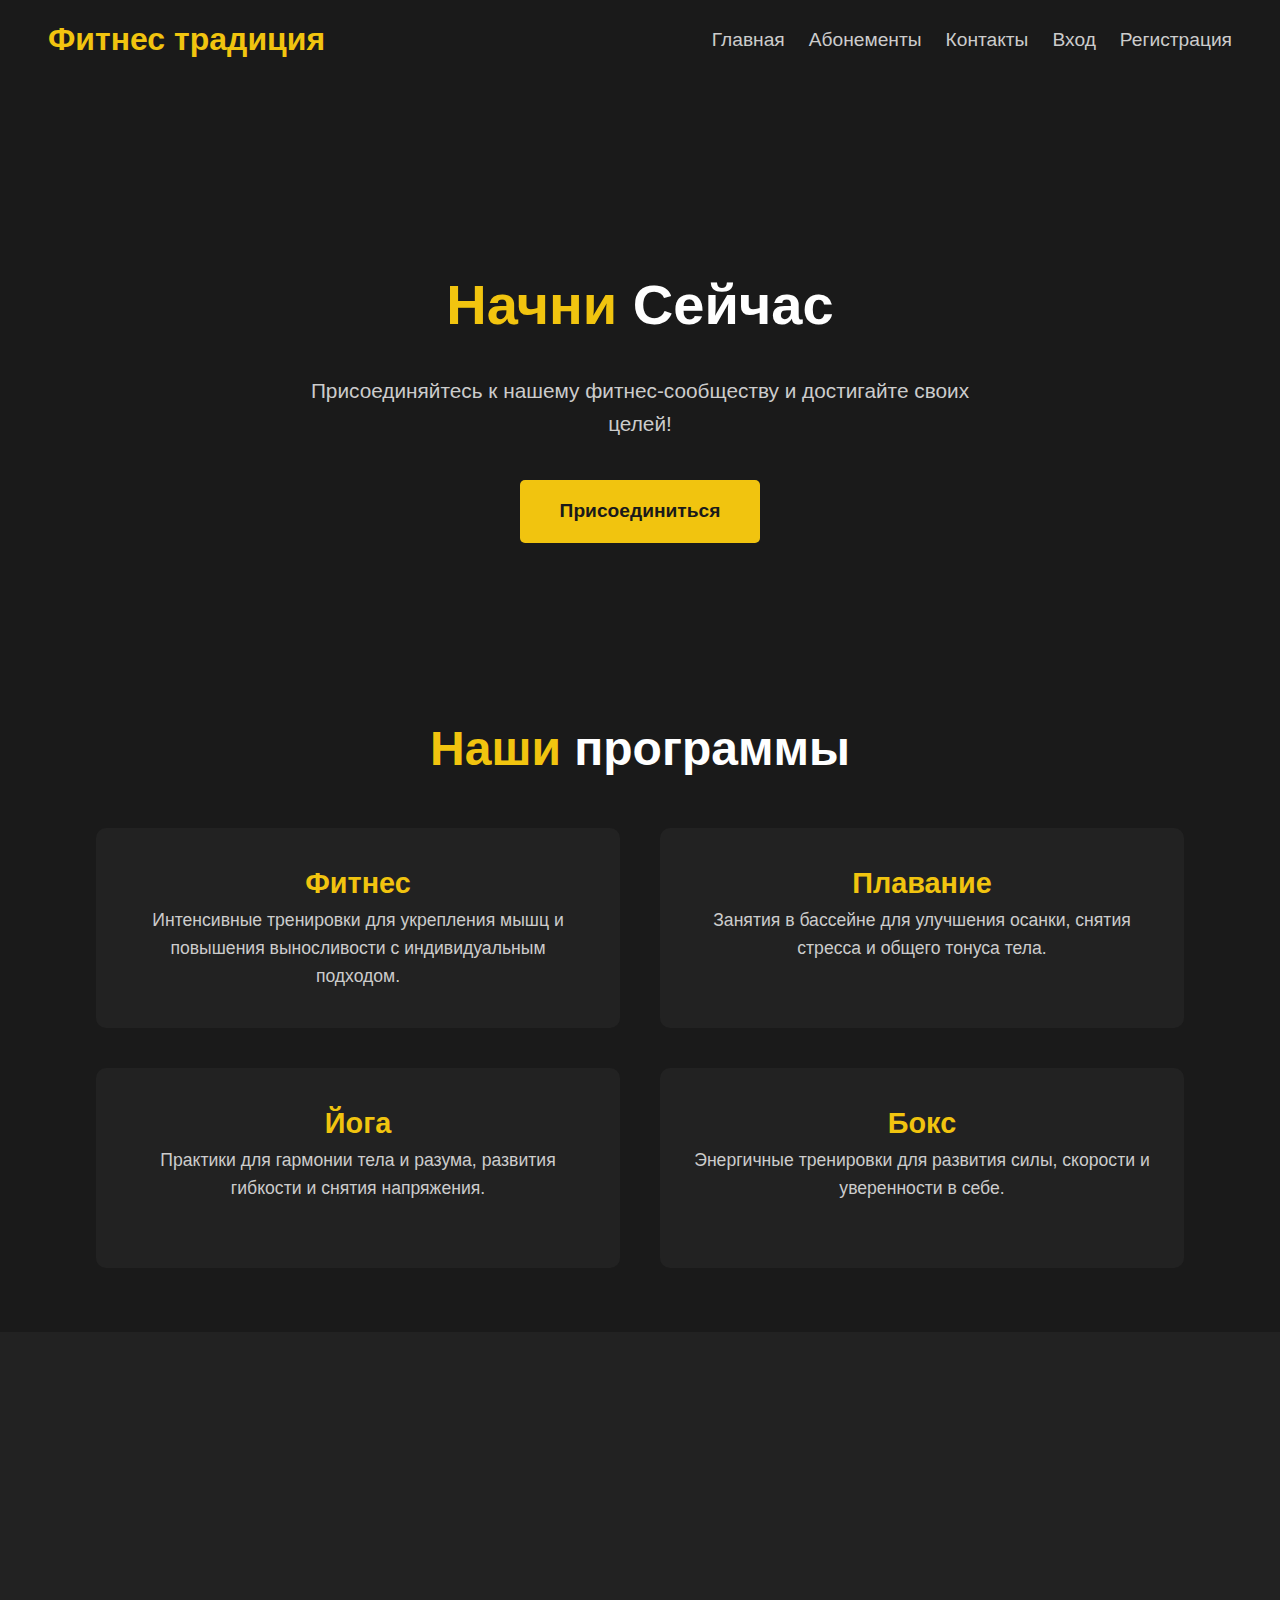
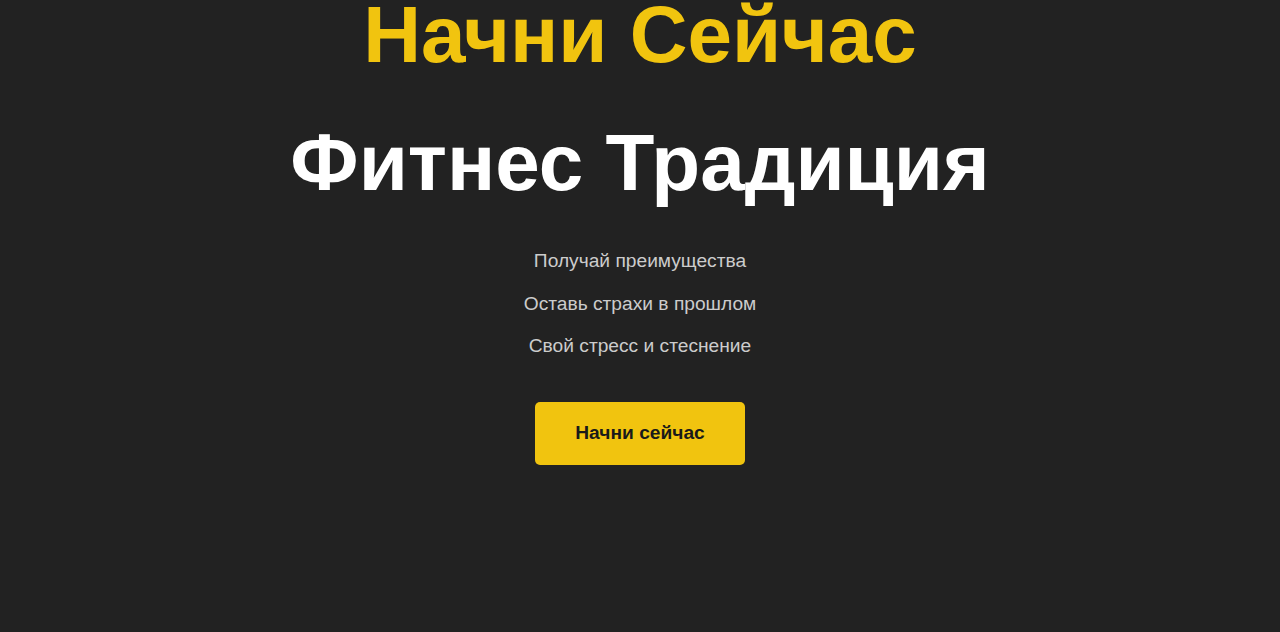
<file: index.html>
<!DOCTYPE html>
<html lang="ru">
<head>
    <meta charset="UTF-8">
    <meta name="viewport" content="width=device-width, initial-scale=1.0">
    <title>Фитнес Традиция</title>
    <link rel="stylesheet" href="assets/css/site.css">
    <link rel="stylesheet" href="assets/css/header.css">
    <link rel="stylesheet" href="assets/css/index.css">


</head>
<body>
<header class="header">
    <div class="logo">
        <h1>Фитнес традиция</h1>
    </div>
    <nav class="nav">
        <a href="index.html" class="nav-link">Главная</a>
        <a href="join.html" class="nav-link">Абонементы</a>
        <a href="contact.html" class="nav-link">Контакты</a>
        <a href="login.html" class="nav-link" id="loginLink">Вход</a>
        <a href="register.html" class="nav-link" id="registerLink">Регистрация</a>
        <a href="dashboard.html" class="nav-link" id="dashboardLink" style="display: none;">Личный кабинет</a>
        <a href="logout.html" class="nav-link" id="logoutLink" style="display: none;">Выход</a>
    </nav>
</header>

<main>
    <section class="index-home animated-section">
        <div class="index-content">
            <h3>Начни <span>Сейчас</span></h3>
            <p>Присоединяйтесь к нашему фитнес-сообществу и достигайте своих целей!</p>
            <a href="join.html" class="btn">Присоединиться</a>
        </div>
    </section>
    <section class="index-programs animated-section">
        <h3 class="index-heading">Наши <span>программы</span></h3>
        <div class="index-box-container">
            <div class="index-row">
                <div class="index-box">
                    <div class="index-content">
                        <h3>Фитнес</h3>
                        <p>Интенсивные тренировки для укрепления мышц и повышения выносливости с индивидуальным подходом.</p>
                    </div>
                </div>
                <div class="index-box">
                    <div class="index-content">
                        <h3>Плавание</h3>
                        <p>Занятия в бассейне для улучшения осанки, снятия стресса и общего тонуса тела.</p>
                    </div>
                </div>
            </div>
            <div class="index-row">
                <div class="index-box">
                    <div class="index-content">
                        <h3>Йога</h3>
                        <p>Практики для гармонии тела и разума, развития гибкости и снятия напряжения.</p>
                    </div>
                </div>
                <div class="index-box">
                    <div class="index-content">
                        <h3>Бокс</h3>
                        <p>Энергичные тренировки для развития силы, скорости и уверенности в себе.</p>
                    </div>
                </div>
            </div>
        </div>
    </section>
    <section class="index-join animated-section">
        <div class="index-content">
            <h3>Начни Сейчас <span>Фитнес Традиция</span></h3>
            <ul>
                <li>Получай преимущества</li>
                <li>Оставь страхи в прошлом</li>
                <li>Свой стресс и стеснение</li>
            </ul>
            <a href="join.html" class="btn">Начни сейчас</a>
        </div>
    </section>
</main>
<script src="assets/js/app.js"></script>
</body>
</html>
</file>
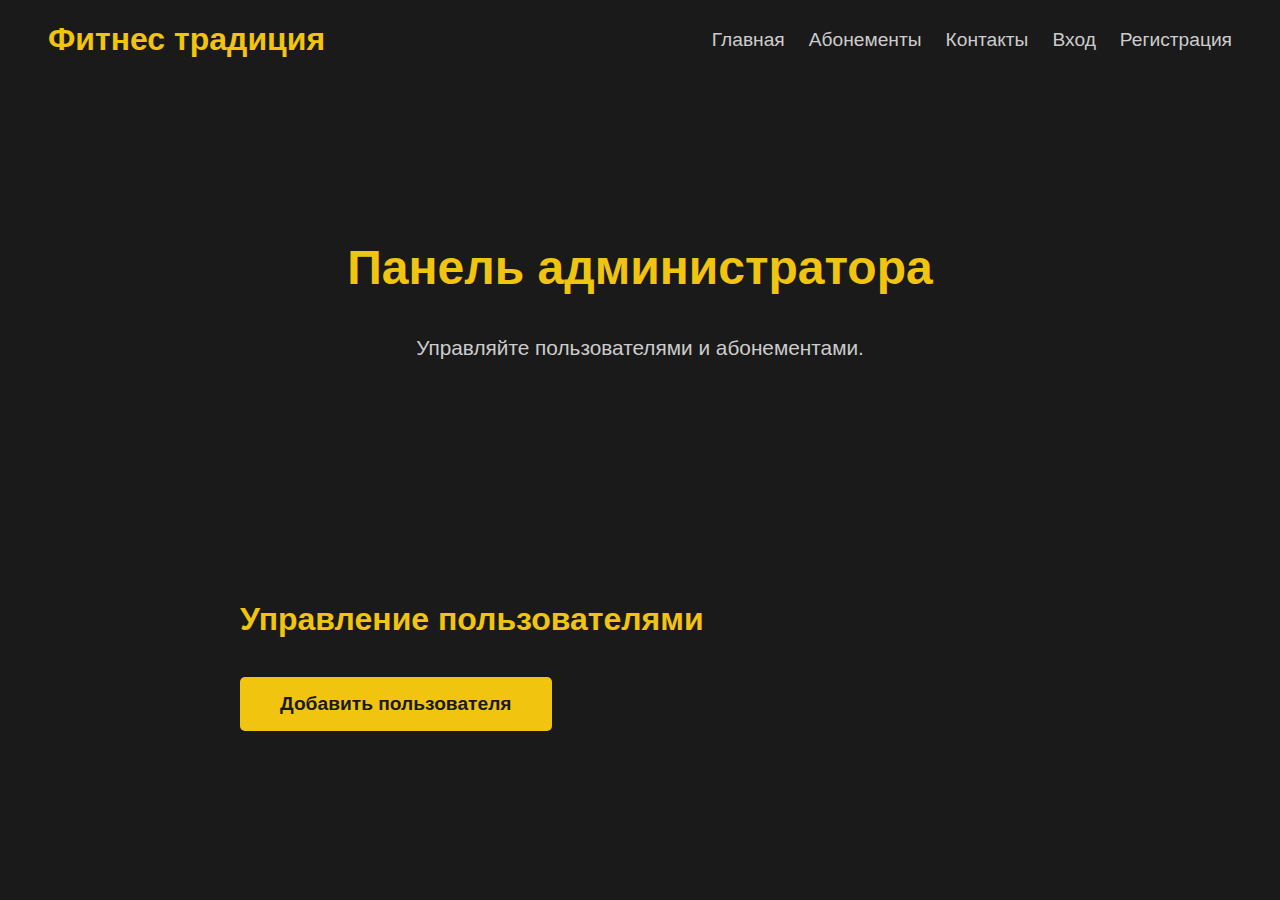
<file: admin.html>
<!DOCTYPE html>
<html lang="ru">
<head>
  <meta charset="UTF-8">
  <meta name="viewport" content="width=device-width, initial-scale=1.0">
  <title>Панель администратора</title>
  <link rel="stylesheet" href="assets/css/site.css">
  <link rel="stylesheet" href="assets/css/header.css">
  <link rel="stylesheet" href="assets/css/admin.css">
  <link rel="stylesheet" href="assets/css/modal.css">

</head>
<body>
<header class="header">
  <div class="logo">
    <h1>Фитнес традиция</h1>
  </div>
  <nav class="nav">
    <a href="index.html" class="nav-link">Главная</a>
    <a href="join.html" class="nav-link">Абонементы</a>
    <a href="contact.html" class="nav-link">Контакты</a>
    <a href="login.html" class="nav-link" id="loginLink">Вход</a>
    <a href="register.html" class="nav-link" id="registerLink">Регистрация</a>
    <a href="dashboard.html" class="nav-link" id="dashboardLink" style="display: none;">Личный кабинет</a>
    <a href="logout.html" class="nav-link" id="logoutLink" style="display: none;">Выход</a>
  </nav>
</header>
<main>
  <section class="admin-banner animated-section">
    <div class="admin-content">
      <h2>Панель администратора</h2>
      <p>Управляйте пользователями и абонементами.</p>
    </div>
  </section>
  <section class="admin-panel animated-section">
    <div class="admin-content">
      <h3>Управление пользователями</h3>
      <ul id="userList"></ul>
      <button id="addUser" class="btn">Добавить пользователя</button>
    </div>
  </section>
</main>
<script src="assets/js/app.js"></script>
<script src="assets/js/modal.js"></script>
<script src="assets/js/admin.js"></script>
</body>
</html>
</file>
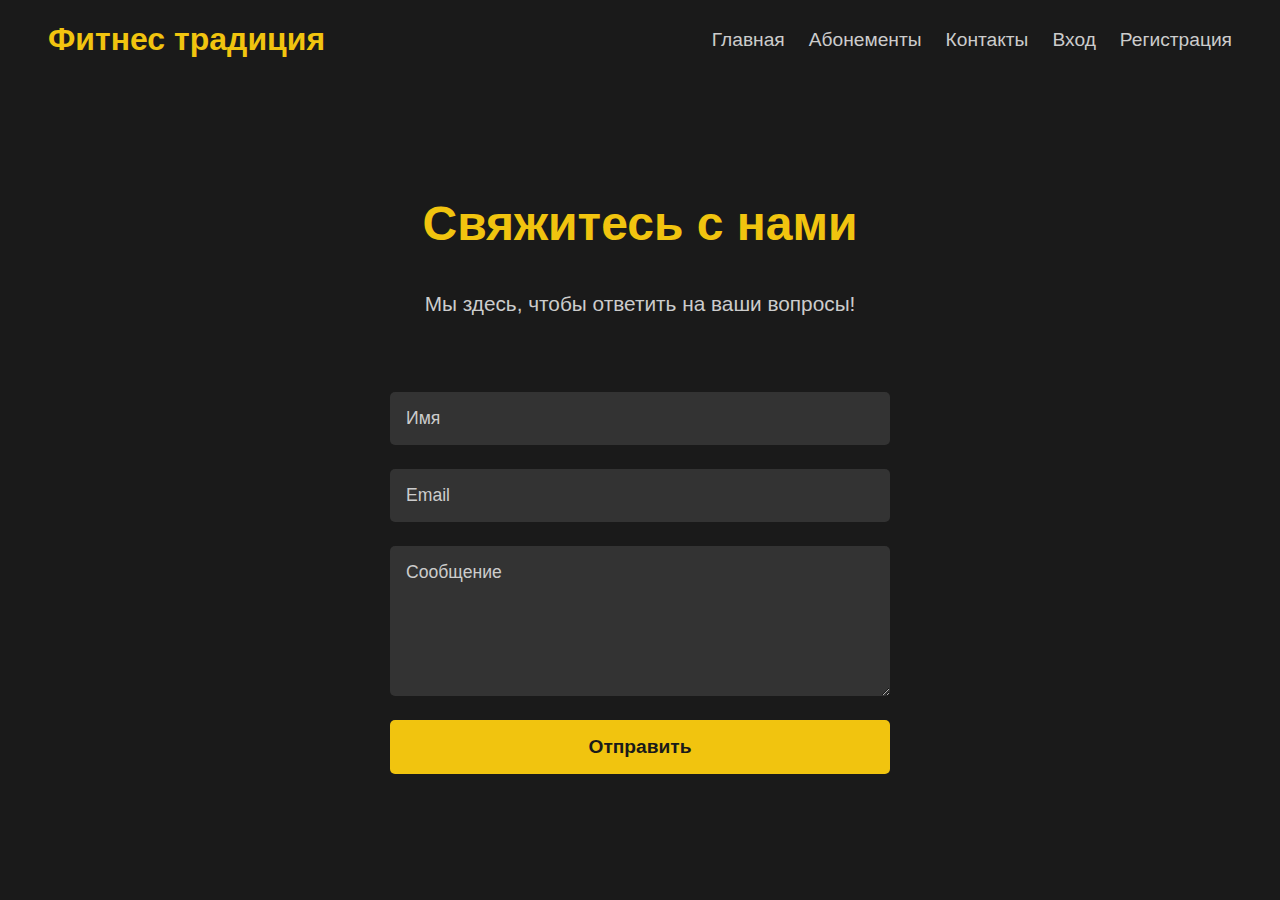
<file: contact.html>
<!DOCTYPE html>
<html lang="ru">
<head>
    <meta charset="UTF-8">
    <meta name="viewport" content="width=device-width, initial-scale=1.0">
    <title>Контакты</title>
    <link rel="stylesheet" href="assets/css/site.css">
    <link rel="stylesheet" href="assets/css/header.css">
    <link rel="stylesheet" href="assets/css/contact.css">
    <link rel="stylesheet" href="assets/css/modal.css">

</head>
<body>
<header class="header">
    <div class="logo">
        <h1>Фитнес традиция</h1>
    </div>
    <nav class="nav">
        <a href="index.html" class="nav-link">Главная</a>
        <a href="join.html" class="nav-link">Абонементы</a>
        <a href="contact.html" class="nav-link">Контакты</a>
        <a href="login.html" class="nav-link" id="loginLink">Вход</a>
        <a href="register.html" class="nav-link" id="registerLink">Регистрация</a>
        <a href="dashboard.html" class="nav-link" id="dashboardLink" style="display: none;">Личный кабинет</a>
        <a href="logout.html" class="nav-link" id="logoutLink" style="display: none;">Выход</a>
    </nav>
</header>
<main>
    <section class="contact-banner animated-section">
        <div class="contact-content">
            <h2>Свяжитесь с нами</h2>
            <p>Мы здесь, чтобы ответить на ваши вопросы!</p>
        </div>
    </section>
    <section class="contact-get-in-touch animated-section">
        <form class="contact-form" id="contactForm">
            <input type="text" id="name" name="name" placeholder="Имя" required>
            <input type="email" id="email" name="email" placeholder="Email" required>
            <textarea id="message" name="message" placeholder="Сообщение" required></textarea>
            <button type="submit" class="btn">Отправить</button>
        </form>
    </section>
</main>
<div id="modal" style="display: none;">
    <div class="modal-content">
        <span id="modalClose">×</span>
        <p id="modalMessage"></p>
    </div>
</div>
<script src="assets/js/app.js"></script>
<script src="assets/js/modal.js"></script>
<script src="assets/js/contact.js"></script>
<script>
    document.addEventListener('DOMContentLoaded', () => {
        const form = document.getElementById('contactForm');
        if (form) {
            form.addEventListener('submit', async (e) => {
                e.preventDefault();
                const name = document.getElementById('name').value;
                const email = document.getElementById('email').value;
                const message = document.getElementById('message').value;
                try {
                    const response = await fetch('http://77.246.99.204:3000/api/contact', {
                        method: 'POST',
                        headers: { 'Content-Type': 'application/json' },
                        body: JSON.stringify({ name, email, message }),
                    });
                    if (!response.ok) {
                        const errorData = await response.json();
                        throw new Error(errorData.error || 'Ошибка сервера');
                    }
                    const data = await response.json();
                    showModal('Сообщение отправлено!');
                    form.reset();
                } catch (err) {
                    showModal('Ошибка: ' + err.message);
                    console.error('Fetch error:', err);
                }
            });
        }
    });
</script>
</body>
</html>
</file>
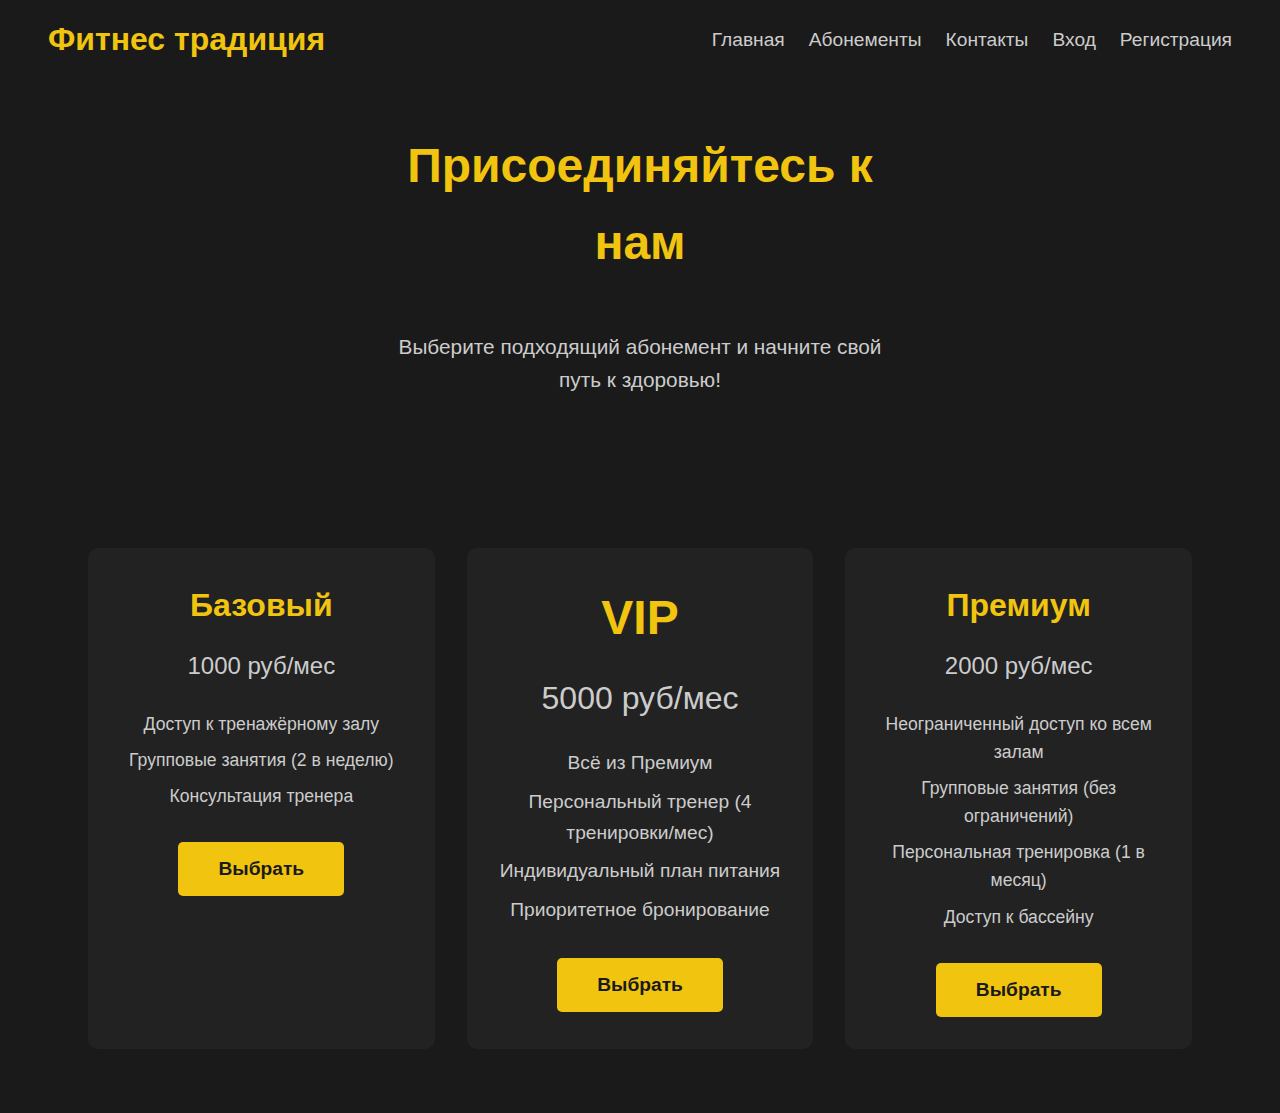
<file: join.html>
<!DOCTYPE html>
<html lang="ru">
<head>
    <meta charset="UTF-8">
    <meta name="viewport" content="width=device-width, initial-scale=1.0">
    <title>Фитнес традиция</title>
    <link rel="stylesheet" href="assets/css/site.css">
    <link rel="stylesheet" href="assets/css/header.css">
    <link rel="stylesheet" href="assets/css/join.css">
    <link rel="stylesheet" href="assets/css/modal.css">
</head>
<body>
<header class="header">
    <div class="logo">
        <h1>Фитнес традиция</h1>
    </div>
    <nav class="nav">
        <a href="index.html" class="nav-link">Главная</a>
        <a href="join.html" class="nav-link">Абонементы</a>
        <a href="contact.html" class="nav-link">Контакты</a>
        <a href="login.html" class="nav-link" id="loginLink">Вход</a>
        <a href="register.html" class="nav-link" id="registerLink">Регистрация</a>
        <a href="dashboard.html" class="nav-link" id="dashboardLink" style="display: none;">Личный кабинет</a>
        <a href="#" class="nav-link" id="logoutLink" style="display: none;">Выход</a>
    </nav>
</header>
<main>
    <section class="join-banner">
        <div class="join-content">
            <h2>Присоединяйтесь к нам</h2>
            <p>Выберите подходящий абонемент и начните свой путь к здоровью!</p>
        </div>
    </section>
    <section class="join-plans">
        <div class="plan-box">
            <h3>Базовый</h3>
            <div class="price">1000 руб/мес</div>
            <ul>
                <li>Доступ к тренажёрному залу</li>
                <li>Групповые занятия (2 в неделю)</li>
                <li>Консультация тренера</li>
            </ul>
            <button class="btn select-plan" data-plan="basic" style="display: none;">Выбрать</button>
            <button class="btn purchase-plan" data-plan="basic" style="display: none;">Оформить</button>
        </div>
        <div class="plan-box-vip">
            <h3>VIP</h3>
            <div class="price">5000 руб/мес</div>
            <ul>
                <li>Всё из Премиум</li>
                <li>Персональный тренер (4 тренировки/мес)</li>
                <li>Индивидуальный план питания</li>
                <li>Приоритетное бронирование</li>
            </ul>
            <button class="btn select-plan" data-plan="vip" style="display: none;">Выбрать</button>
            <button class="btn purchase-plan" data-plan="vip" style="display: none;">Оформить</button>
        </div>
        <div class="plan-box">
            <h3>Премиум</h3>
            <div class="price">2000 руб/мес</div>
            <ul>
                <li>Неограниченный доступ ко всем залам</li>
                <li>Групповые занятия (без ограничений)</li>
                <li>Персональная тренировка (1 в месяц)</li>
                <li>Доступ к бассейну</li>
            </ul>
            <button class="btn select-plan" data-plan="premium" style="display: none;">Выбрать</button>
            <button class="btn purchase-plan" data-plan="premium" style="display: none;">Оформить</button>
        </div>
    </section>
    <section class="join-form" style="display: none;">
        <div class="join-content">
            <h3>Оформить абонемент: <span id="selectedPlan">Базовый</span></h3>
            <form id="joinForm">
                <input type="text" id="name" placeholder="Ваше имя" required>
                <input type="email" id="email" placeholder="Ваш email" required>
                <input type="hidden" id="membershipType" name="membershipType">
                <button type="submit" class="btn">Оформить</button>
            </form>
        </div>
    </section>
</main>
<div id="modal" style="display: none;">
    <div class="modal-content">
        <span id="modalClose">×</span>
        <p id="modalMessage"></p>
    </div>
</div>
<div id="purchaseModal" style="display: none;">
    <div class="modal-content">
        <span id="purchaseModalClose">×</span>
        <p id="purchaseModalMessage"></p>
        <div id="purchaseModalButtons">
            <button class="btn" id="purchaseModalConfirm">Подтвердить</button>
            <button class="btn" id="purchaseModalCancel">Отмена</button>
        </div>
    </div>
</div>
<script src="assets/js/app.js"></script>
<script src="assets/js/modal.js"></script>
<script src="assets/js/join.js"></script>
</body>
</html>
</file>
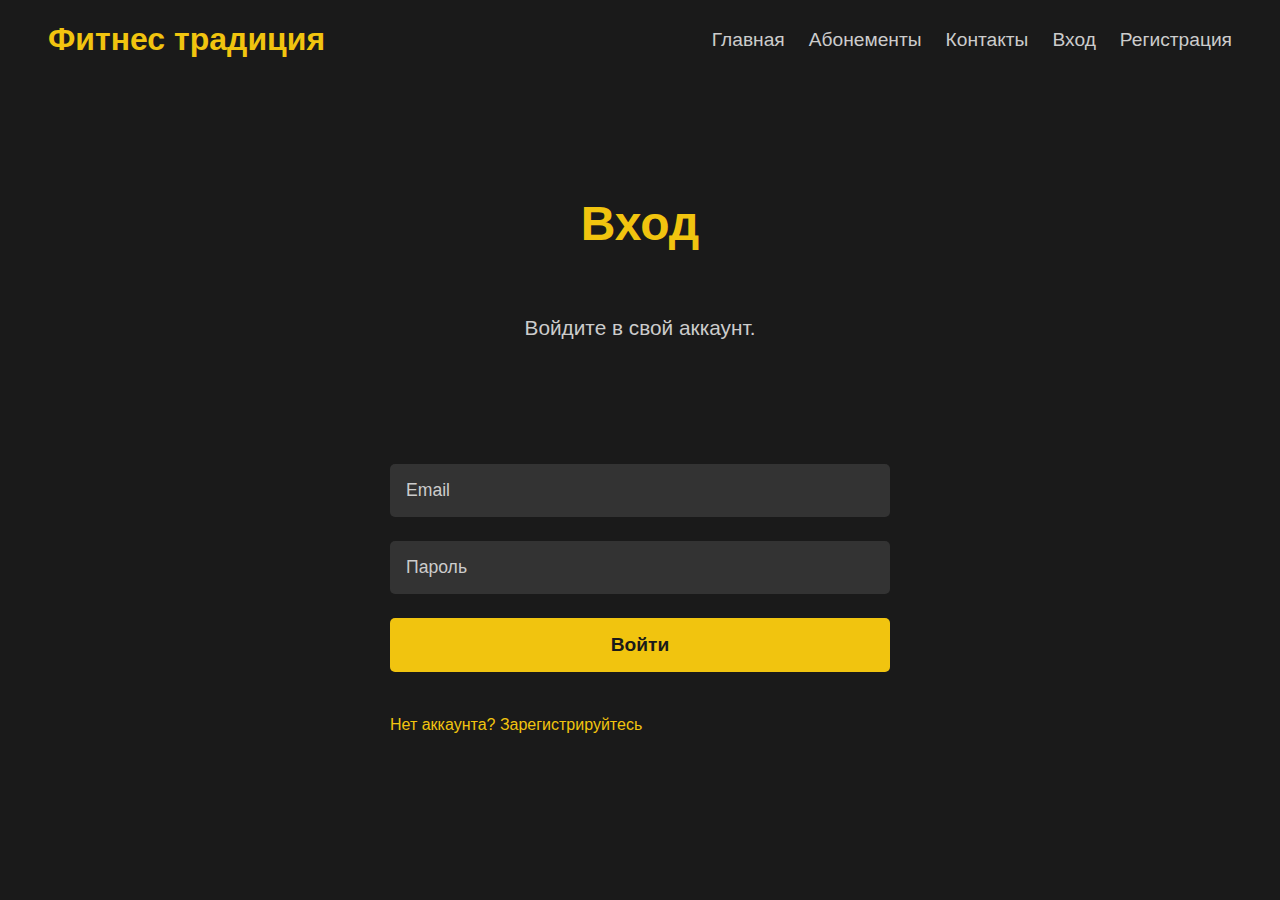
<file: login.html>
<!DOCTYPE html>
<html lang="ru">
<head>
  <meta charset="UTF-8">
  <meta name="viewport" content="width=device-width, initial-scale=1.0">
  <title>Вход</title>
  <link rel="stylesheet" href="assets/css/site.css">
  <link rel="stylesheet" href="assets/css/header.css">
  <link rel="stylesheet" href="assets/css/login.css">
  <link rel="stylesheet" href="assets/css/modal.css">

</head>
<body>
<header class="header">
  <div class="logo">
    <h1>Фитнес традиция</h1>
  </div>
  <nav class="nav">
    <a href="index.html" class="nav-link">Главная</a>
    <a href="join.html" class="nav-link">Абонементы</a>
    <a href="contact.html" class="nav-link">Контакты</a>
    <a href="login.html" class="nav-link" id="loginLink">Вход</a>
    <a href="register.html" class="nav-link" id="registerLink">Регистрация</a>
    <a href="dashboard.html" class="nav-link" id="dashboardLink" style="display: none;">Личный кабинет</a>
    <a href="logout.html" class="nav-link" id="logoutLink" style="display: none;">Выход</a>
  </nav>
</header>
<main>
  <section class="login-banner animated-section">
    <div class="login-content">
      <h2>Вход</h2>
      <p>Войдите в свой аккаунт.</p>
    </div>
  </section>
  <section class="login-form animated-section">
    <form class="login-content" id="loginForm">
      <input type="email" id="email" name="email" placeholder="Email" required>
      <input type="password" id="password" name="password" placeholder="Пароль" required>
      <button type="submit" class="btn">Войти</button>
      <p><a href="register.html">Нет аккаунта? Зарегистрируйтесь</a></p>
    </form>
  </section>
</main>
<div id="modal" style="display: none;">
  <div class="modal-content">
    <span id="modalClose">×</span>
    <p id="modalMessage"></p>
  </div>
</div>
<script src="assets/js/app.js"></script>
<script src="assets/js/modal.js"></script>
<script src="assets/js/login.js"></script>
<script>
  document.addEventListener('DOMContentLoaded', () => {
    const form = document.getElementById('loginForm');
    if (form) {
      form.addEventListener('submit', async (e) => {
        e.preventDefault();
        const email = document.getElementById('email').value;
        const password = document.getElementById('password').value;
        try {
          const response = await fetch('http://77.246.99.204:3000/api/login', {
            method: 'POST',
            headers: { 'Content-Type': 'application/json' },
            body: JSON.stringify({ email, password }),
          });
          const data = await response.json();
          if (data.error) throw new Error(data.error);
          localStorage.setItem('user_id', data.id);
          localStorage.setItem('user_name', data.name);
          localStorage.setItem('role', data.role);
          showModal('Вход успешен!');
          setTimeout(() => window.location.href = 'dashboard.html', 1000);
        } catch (err) {
          showModal('Ошибка: ' + err.message);
        }
      });
    }
  });
</script>
</body>
</html>
</file>
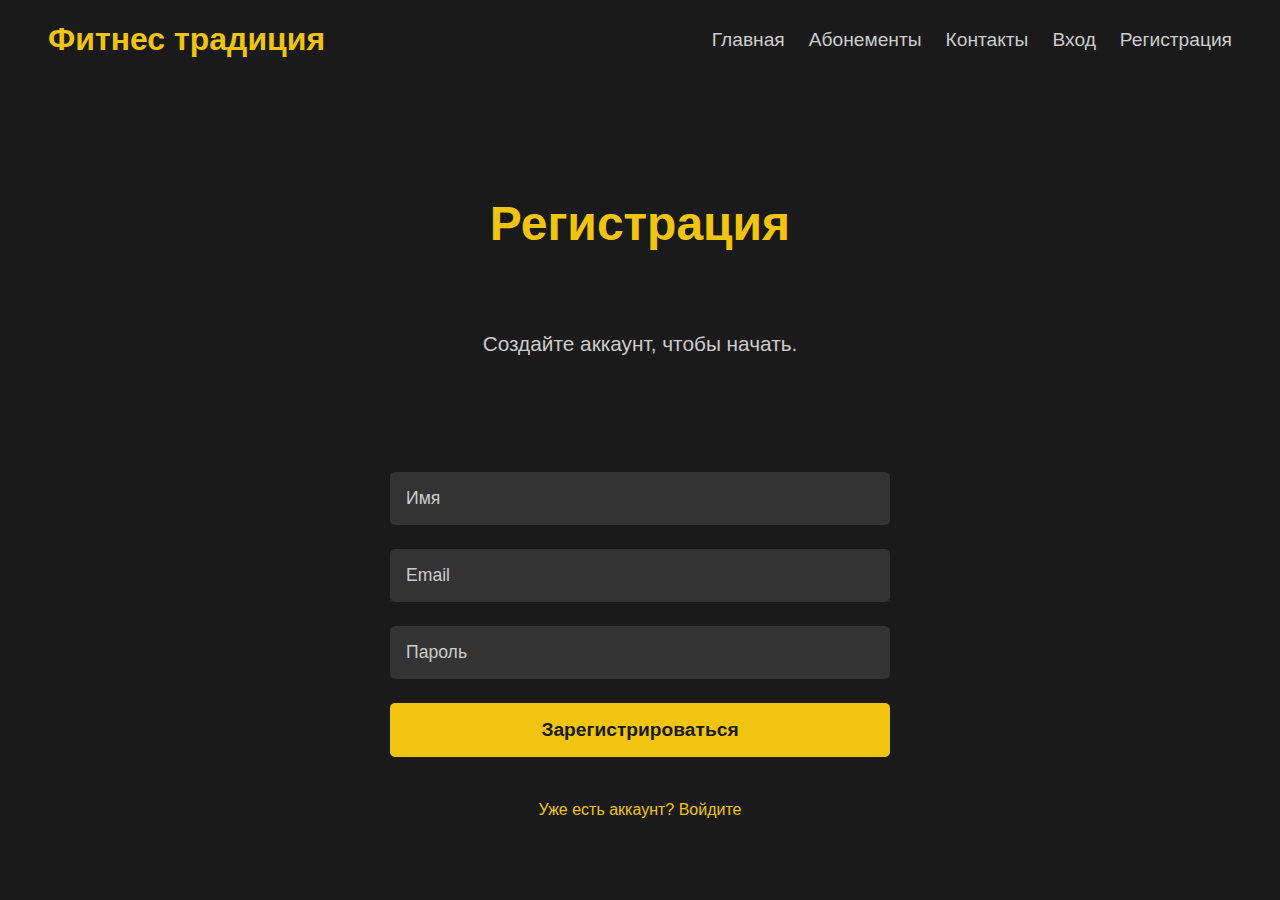
<file: register.html>
<!DOCTYPE html>
<html lang="ru">
<head>
  <meta charset="UTF-8">
  <meta name="viewport" content="width=device-width, initial-scale=1.0">
  <title>Регистрация</title>
  <link rel="stylesheet" href="assets/css/site.css">
  <link rel="stylesheet" href="assets/css/header.css">
  <link rel="stylesheet" href="assets/css/register.css">
  <link rel="stylesheet" href="assets/css/modal.css">

</head>
<body>
<header class="header">
  <div class="logo">
    <h1>Фитнес традиция</h1>
  </div>
  <nav class="nav">
    <a href="index.html" class="nav-link">Главная</a>
    <a href="join.html" class="nav-link">Абонементы</a>
    <a href="contact.html" class="nav-link">Контакты</a>
    <a href="login.html" class="nav-link" id="loginLink">Вход</a>
    <a href="register.html" class="nav-link" id="registerLink">Регистрация</a>
    <a href="dashboard.html" class="nav-link" id="dashboardLink" style="display: none;">Личный кабинет</a>
    <a href="logout.html" class="nav-link" id="logoutLink" style="display: none;">Выход</a>
  </nav>
</header>
<main>
  <section class="register-banner animated-section">
    <div class="register-content">
      <h2>Регистрация</h2>
      <p>Создайте аккаунт, чтобы начать.</p>
    </div>
  </section>
  <section class="register-form animated-section">
    <form class="register-content" id="registerForm">
      <input type="text" id="name" name="name" placeholder="Имя" required>
      <input type="email" id="email" name="email" placeholder="Email" required>
      <input type="password" id="password" name="password" placeholder="Пароль" required>
      <button type="submit" class="btn">Зарегистрироваться</button>
      <p><a href="login.html">Уже есть аккаунт? Войдите</a></p>
    </form>
  </section>
</main>
<div id="modal" style="display: none;">
  <div class="modal-content">
    <span id="modalClose">×</span>
    <p id="modalMessage"></p>
  </div>
</div>
<script src="assets/js/app.js"></script>
<script src="assets/js/modal.js"></script>
<script src="assets/js/register.js"></script>
<script>
  document.addEventListener('DOMContentLoaded', () => {
    const form = document.getElementById('registerForm');
    if (form) {
      form.addEventListener('submit', async (e) => {
        e.preventDefault();
        const name = document.getElementById('name').value;
        const email = document.getElementById('email').value;
        const password = document.getElementById('password').value;
        try {
          const response = await fetch('http://77.246.99.204:3000/api/register', {
            method: 'POST',
            headers: { 'Content-Type': 'application/json' },
            body: JSON.stringify({ name, email, password }),
          });
          const data = await response.json();
          if (data.error) throw new Error(data.error);
          localStorage.setItem('user_id', data.id);
          localStorage.setItem('user_name', data.name);
          localStorage.setItem('role', data.role);
          showModal('Регистрация успешна!');
          setTimeout(() => window.location.href = 'dashboard.html', 1000);
        } catch (err) {
          showModal('Ошибка: ' + err.message);
        }
      });
    }
  });
</script>
</body>
</body>
</html>
</file>
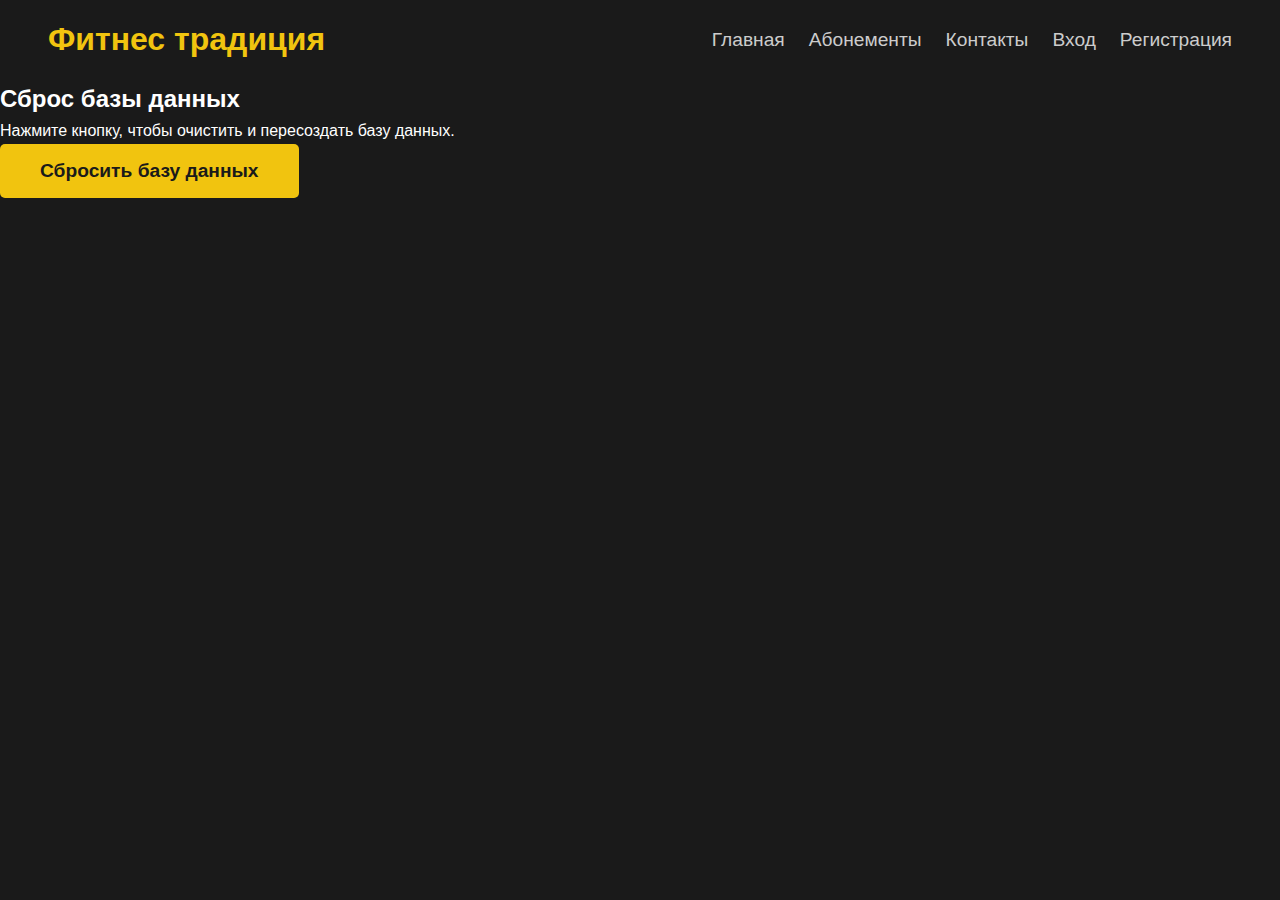
<file: reset-db.html>
<!DOCTYPE html>
<html lang="ru">
<head>
  <meta charset="UTF-8">
  <meta name="viewport" content="width=device-width, initial-scale=1.0">
  <title>Сброс базы данных</title>
  <link rel="stylesheet" href="assets/css/site.css">
  <link rel="stylesheet" href="assets/css/header.css">
  <link rel="stylesheet" href="assets/css/modal.css">

</head>
<body>
<header class="header">
  <div class="logo">
    <h1>Фитнес традиция</h1>
  </div>
  <nav class="nav">
    <a href="index.html" class="nav-link">Главная</a>
    <a href="join.html" class="nav-link">Абонементы</a>
    <a href="contact.html" class="nav-link">Контакты</a>
    <a href="login.html" class="nav-link" id="loginLink">Вход</a>
    <a href="register.html" class="nav-link" id="registerLink">Регистрация</a>
    <a href="dashboard.html" class="nav-link" id="dashboardLink" style="display: none;">Личный кабинет</a>
    <a href="logout.html" class="nav-link" id="logoutLink" style="display: none;">Выход</a>
  </nav>
</header>
<main>
  <section class="reset-banner animated-section">
    <div class="reset-content">
      <h2>Сброс базы данных</h2>
      <p>Нажмите кнопку, чтобы очистить и пересоздать базу данных.</p>
      <button id="resetDb" class="btn">Сбросить базу данных</button>
    </div>
  </section>
</main>
<script src="assets/js/app.js"></script>
<script src="assets/js/modal.js"></script>
<script>
  document.addEventListener('DOMContentLoaded', () => {
    const resetBtn = document.getElementById('resetDb');
    if (resetBtn) {
      resetBtn.addEventListener('click', async () => {
        try {
          localStorage.removeItem('sqlite3_db');
          localStorage.removeItem('user_id');
          localStorage.removeItem('user_name');
          localStorage.removeItem('role');
          await initDatabase(); // Пересоздаём базу
          saveDatabase(); // Сохраняем новую базу
          showModal('База данных успешно сброшена!');
          updateHeader();
        } catch (err) {
          showModal('Ошибка при сбросе базы данных.');
        }
      });
    }
  });
</script>
</body>
</html>
</file>
<file: assets/css/header.css>
.header {
    background: #1a1a1a;
    display: flex;
    justify-content: space-between;
    align-items: center;
    padding: 1rem 3rem;
    position: sticky;
    top: 0;
    z-index: 50;
    height: 80px;
}

.logo h1 {
    font-size: 2rem;
    color: #f1c40f;
    margin: 0;
}

.nav {
    display: flex;
    gap: 1.5rem;
}

.nav-link {
    color: #ccc;
    font-size: 1.2rem;
    text-decoration: none;
    transition: color 0.3s;
}

.nav-link:hover,
.nav-link.active {
    color: #f1c40f;
}

@media (max-width: 768px) {
    .header {
        flex-direction: column;
        gap: 1rem;
        padding: 1rem;
        height: auto;
    }
    .nav {
        flex-direction: column;
        align-items: center;
        gap: 0.5rem;
    }
}
</file>
<file: assets/css/index.css>
.index-home {

    padding: 180px 6rem 3rem;
    color: #fff;
    text-align: center;
    min-height: 50vh;
    display: flex;
    justify-content: center;
    align-items: center;

}

.index-home .index-content h3 {
    font-size: 3.5rem;
    margin-bottom: 1.5rem;
    color: #f1c40f;
    font-weight: 700;
}

.index-home .index-content h3 span {
    color: #fff;
}

.index-home .index-content p {
    font-size: 1.3rem;
    max-width: 700px;
    margin: 0 auto 2.5rem;
    color: #ccc;
}

.index-programs {
    padding: 4rem 3rem;
    background: #1a1a1a;
    padding-top: 120px;
}

.index-programs .index-heading {
    font-size: 3rem;
    text-align: center;
    margin-bottom: 2.5rem;
    color: #f1c40f;
}

.index-programs .index-heading span {
    color: #fff;
}

.index-box-container {
    display: flex;
    flex-direction: column;
    gap: 2.5rem;
    padding: 0 3rem;
}

.index-row {
    display: grid;
    grid-template-columns: repeat(2, minmax(250px, 1fr));
    gap: 2.5rem;
    justify-content: center;
    align-items: stretch;
}

.index-box {
    background: #222;
    border-radius: 10px;
    padding: 2rem;
    text-align: center;
    transition: transform 0.3s;
    display: flex;
    flex-direction: column;
    justify-content: space-between;
    min-height: 200px;
}

.index-box:hover {
    transform: translateY(-15px);
}

.index-box .index-content h3 {
    font-size: 1.8rem;
    color: #f1c40f;
}

.index-box .index-content p {
    font-size: 1.1rem;
    color: #ccc;
    flex-grow: 1;
}

.index-join {
    background: #222;
    padding: 3rem 4rem;
    min-height: 100vh;
    display: flex;
    justify-content: center;
    align-items: center;
    width: 100%;
    padding-top: 120px;
}

.index-join .index-content {
    max-width: 800px;
    text-align: center;
}

.index-join .index-content h3 {
    font-size: 5rem;
    color: #f1c40f;
    margin-bottom: 1.2rem;
}

.index-join .index-content h3 span {
    color: #fff;
}

.index-join .index-content ul {
    list-style: none;
    padding: 0;
    margin: 0 auto 2.5rem;
    text-align: center;
}

.index-join .index-content ul li {
    font-size: 1.2rem;
    color: #ccc;
    margin: 0.75rem 0;
}

@media (max-width: 768px) {
    .index-home {
        padding: 4rem 1.5rem;
        padding-top: 100px;
    }

    .index-home .index-content h3 {
        font-size: 2.5rem;
    }

    .index-home .index-content p {
        font-size: 1.1rem;
    }

    .index-programs {
        padding: 2rem 1.5rem;
        padding-top: 100px;
    }

    .index-programs .index-heading {
        font-size: 2.5rem;
    }

    .index-row {
        grid-template-columns: 1fr;
        gap: 1.5rem;
    }

    .index-box-container {
        padding: 0 1.5rem;
    }

    .index-join {
        padding: 2rem;
        min-height: 80vh;
        padding-top: 100px;
    }

    .index-join .index-content h3 {
        font-size: 3.5rem;
    }

    .index-join .index-content ul li {
        font-size: 1.1rem;
    }
}
</file>
<file: assets/css/admin.css>
.admin-banner {

    padding: 6rem 3rem;
    text-align: center;
    color: #fff;
    padding-top: 120px;
    min-height: 50vh;
    display: flex;
    justify-content: center;
    align-items: center;
}

.admin-banner .admin-content h2 {
    font-size: 3rem;
    color: #f1c40f;
    margin-bottom: 1.5rem;
}

.admin-banner .admin-content p {
    font-size: 1.3rem;
    max-width: 700px;
    margin: 0 auto 2.5rem;
    color: #ccc;
}

.admin-panel {
    padding: 4rem 3rem;
    background: #1a1a1a;
}

.admin-content {
    max-width: 800px;
    margin: 0 auto;
}

.admin-content h3 {
    font-size: 2rem;
    color: #f1c40f;
    margin-bottom: 1.5rem;
}

.admin-content ul {
    list-style: none;
    margin-bottom: 2rem;
}

.admin-content ul li {
    font-size: 1.2rem;
    color: #ccc;
    margin: 0.5rem 0;
}

@media (max-width: 768px) {
    .admin-banner {
        padding: 4rem 1.5rem;
        padding-top: 100px;
    }
    .admin-banner .admin-content h2 {
        font-size: 2.5rem;
    }
    .admin-panel {
        padding: 2rem 1.5rem;
    }
}
</file>
<file: assets/css/modal.css>
#modal {
    position: fixed;
    top: 0;
    left: 0;
    width: 100%;
    height: 100%;
    background: rgba(0, 0, 0, 0.6); /* Затемнение фона */
    display: none;
    justify-content: center;
    align-items: center;
    z-index: 1000;
    overflow: auto;
}

.modal-content {
    background: #1f1f1f;
    padding: 2rem;
    border-radius: 8px;
    max-width: 500px;
    width: 90%;
    position: absolute;
    top: 50%;
    left: 50%;
    transform: translate(-50%, -50%); /* Центрирование по обоим осям */
    box-shadow: 0 4px 12px rgba(0, 0, 0, 0.3);
    text-align: center;
    margin: 0; /* Сбрасываем margin для точного позиционирования */
}

#modalClose {
    position: absolute;
    top: 10px;
    right: 15px;
    font-size: 1.5rem;
    cursor: pointer;
    color: #e1b107;
    transition: color 0.2s;
}

#modalClose:hover {
    color: #f1c40f;
}

#modalMessage {
    font-size: 1.1rem;
    color: #cccccc;
    margin: 0;
    line-height: 1.5;
}
</file>
<file: assets/css/contact.css>
.contact-banner {
    margin-top: 10vh;
    padding: 1rem 3rem;
    text-align: center;
    color: #fff;
    min-height: 20vh;
    display: flex;
    justify-content: center;
    align-items: center;
}

.contact-banner .contact-content h2 {
    font-size: 3rem;
    color: #f1c40f;
    margin-bottom: 1.5rem;
}

.contact-banner .contact-content p {
    font-size: 1.3rem;
    max-width: 700px;
    margin: 0 auto 2.5rem;
    color: #ccc;
}

.contact-get-in-touch {
    padding: 1rem 3rem;
    background: #1a1a1a;
}

.contact-form {
    max-width: 500px;
    margin: 0 auto;
    display: flex;
    flex-direction: column;
    gap: 1.5rem;
}

.contact-form input,
.contact-form textarea {
    padding: 1rem;
    border: none;
    border-radius: 5px;
    background: #333;
    color: #fff;
    font-size: 1.1rem;
    outline: none;
}

.contact-form textarea {
    resize: vertical;
    min-height: 150px;
}

.contact-form input::placeholder,
.contact-form textarea::placeholder {
    color: #ccc;
    font-size: 1.1rem;
    font-family: 'Nunito', sans-serif;
}

@media (max-width: 768px) {
    .contact-banner {
        padding: 4rem 1.5rem;
        padding-top: 100px;
    }
    .contact-banner .contact-content h2 {
        font-size: 2.5rem;
    }
    .contact-get-in-touch {
        padding: 2rem 1.5rem;
    }
}
</file>
<file: assets/css/join.css>
.join-banner {
    padding: 3rem 3rem;
    text-align: center;
    color: #fff;
    min-height: 20vh;
    display: flex;
    justify-content: center;
    align-items: center;
}

.purchase-plan{
    display: inline-block;
    padding: 1rem 2.5rem;
    background: #f1c40f;
    color: #1a1a1a;
    text-decoration: none;
    border-radius: 5px;
    font-size: 1.2rem;
    font-weight: 700;
    transition: background 0.3s;
    border: none;
    cursor: pointer;
    margin-left: auto;
    margin-right: auto;
}

.select-plan {
    display: inline-block;
    padding: 1rem 2.5rem;
    background: #f1c40f;
    color: #1a1a1a;
    text-decoration: none;
    border-radius: 5px;
    font-size: 1.2rem;
    font-weight: 700;
    transition: background 0.3s;
    border: none;
    cursor: pointer;
    margin-left: auto;
    margin-right: auto;
}
.join-banner .join-content h2 {
    font-size: 3rem;
    color: #f1c40f;
    margin-bottom: 1.5rem;
}

.join-banner .join-content p {
    font-size: 1.3rem;
    max-width: 700px;
    margin: 0 auto 2.5rem;
    color: #ccc;
}

.join-plans {
    padding: 4rem 3rem;
    background: #1a1a1a;
    display: grid;
    grid-template-columns: repeat(auto-fit, minmax(300px, 1fr));
    gap: 2rem;
    max-width: 1200px;
    margin: 0 auto;
}

.plan-box-vip {
    background: #222;
    border-radius: 10px;
    transition: transform 0.3s;
    padding: 2rem;
    text-align: center;
}
.plan-box-vip:hover {
    transform: translateY(-15px);
}

.plan-box-vip h3 {
    font-size: 3rem;
    color: #f1c40f;
    margin-bottom: 1rem;
}

.plan-box-vip .price {
    font-size: 2rem;
    color: #ccc;
    margin-bottom: 1.5rem;
}

.plan-box-vip ul {
    list-style: none;
    margin-bottom: 2rem;
}

.plan-box-vip ul li {
    font-size: 1.2rem;
    color: #ccc;
    margin: 0.5rem 0;
}
.plan-box {
    background: #222;
    border-radius: 10px;
    transition: transform 0.3s;
    padding: 2rem;
    text-align: center;
}
.plan-box:hover {
    transform: translateY(-15px);
}

.plan-box h3 {
    font-size: 2rem;
    color: #f1c40f;
    margin-bottom: 1rem;
}

.plan-box .price {
    font-size: 1.5rem;
    color: #ccc;
    margin-bottom: 1.5rem;
}

.plan-box ul {
    list-style: none;
    margin-bottom: 2rem;
}

.plan-box ul li {
    font-size: 1.1rem;
    color: #ccc;
    margin: 0.5rem 0;
}

.join-form {
    padding: 4rem 3rem;
    background: #1a1a1a;
}

.join-content {
    max-width: 500px;
    margin: 0 auto;
    display: flex;
    flex-direction: column;
    gap: 1.5rem;
}

.join-content h3 {
    font-size: 2rem;
    color: #f1c40f;
    text-align: center;
}

.join-content input {
    padding: 1rem;
    margin-bottom: 1rem;
    border: none;
    border-radius: 5px;
    background: #333;
    color: #fff;
    font-size: 1.1rem;
    outline: none;
    width: 100%;
}

.join-content input::placeholder {
    color: #ccc;
    font-size: 1.1rem;
    font-family: 'Nunito', sans-serif;
}

/* Стили для кнопок оформления */
.purchase-plan {
    background: #f1c40f;
    color: #2c3e50;
    padding: 0.8rem 1.5rem;
    border: none;
    border-radius: 4px;
    cursor: pointer;
    font-size: 1.1rem;
    transition: background 0.3s;
}

.purchase-plan:hover {
    background: #e1b107;
}

/* Стили для модального окна покупки */
#purchaseModal {
    display: none;
    position: fixed;
    top: 0;
    left: 0;
    width: 100%;
    height: 100%;
    background: rgba(0, 0, 0, 0.5);
    justify-content: center;
    align-items: center;
}

#purchaseModal .modal-content {
    background: #282828;
    padding: 1.5rem;
    border-radius: 8px;
    color: #ecf0f1;
    max-width: 400px;
    text-align: center;
}

#purchaseModalClose {
    float: right;
    cursor: pointer;
    font-size: 1.5rem;
    color: #ecf0f1;
}

#purchaseModalMessage {
    font-size: 1.2rem;
    margin-bottom: 1.5rem;
}

#purchaseModalButtons {
    display: flex;
    gap: 1rem;
    justify-content: center;
}

#purchaseModalButtons .btn {
    background: #f1c40f;
    color: #2c3e50;
    padding: 0.5rem 1rem;
    border: none;
    border-radius: 4px;
    cursor: pointer;
    transition: background 0.3s;
}

#purchaseModalButtons .btn:hover {
    background: #e1b107;
}

@media (max-width: 768px) {
    .join-banner {
        padding: 4rem 1.5rem;
        padding-top: 100px;
    }

    .join-banner .join-content h2 {
        font-size: 2.5rem;
    }

    .join-plans {
        padding: 2rem 1.5rem;
    }

    .join-form {
        padding: 2rem 1.5rem;
    }

    .join-content {
        max-width: 90vw;
    }
}
</file>
<file: assets/css/login.css>
.login-banner {
    margin-top: 10vh;
    padding: 1rem 3rem;
    text-align: center;
    color: #fff;
    min-height: 20vh;
    display: flex;
    justify-content: center;
    align-items: center;
}

.login-banner .login-content h2 {
    font-size: 3rem;
    color: #f1c40f;
    margin-bottom: 1.5rem;
}

.login-banner .login-content p {
    font-size: 1.3rem;
    max-width: 700px;
    margin: 0 auto 2.5rem;
    color: #ccc;
}

.login-form {
    padding: 4rem 3rem;
    background: #1a1a1a;
}

.login-content {
    max-width: 500px;
    margin: 0 auto;
    display: flex;
    flex-direction: column;
    gap: 1.5rem;
}

.login-content input {
    padding: 1rem;
    border: none;
    border-radius: 5px;
    background: #333;
    color: #fff;
    font-size: 1.1rem;
    outline: none;
    width: 100%;
}

.login-content input::placeholder {
    color: #ccc;
    font-size: 1.1rem;
    font-family: 'Nunito', sans-serif;
}

.login-content p {
    margin-top: 1rem;
    font-size: 1rem;
    color: #ccc;
}

.login-content p a {
    color: #f1c40f;
    text-decoration: none;
}

.login-content p a:hover {
    text-decoration: underline;
}

@media (max-width: 768px) {
    .login-banner {
        padding: 4rem 1.5rem;
        padding-top: 100px;
    }

    .login-banner .login-content h2 {
        font-size: 2.5rem;
    }

    .login-form {
        padding: 2rem 1.5rem;
    }
}
</file>
<file: assets/css/register.css>
.register-banner {
    margin-top: 10vh;
    padding: 1rem 3rem;
    text-align: center;
    color: #fff;
    min-height: 20vh;
    display: flex;
    justify-content: center;
    align-items: center;
}

.register-banner .register-content {
    max-width: 700px;
}

.register-banner .register-content h2 {
    font-size: 3rem;
    color: #f1c40f;
    margin-bottom: 1.5rem;
}

.register-banner .register-content p {
    font-size: 1.3rem;
    color: #ccc;
    margin-bottom: 2rem;
}

.register-form {
    padding: 4rem 3rem;
    background: #1a1a1a;
}

.register-content {
    max-width: 500px;
    margin: 0 auto;
    display: flex;
    flex-direction: column;
    gap: 1.5rem;
}

.register-content input {
    padding: 1rem;
    border: none;
    border-radius: 5px;
    background: #333;
    color: #fff;
    font-size: 1.1rem;
    outline: none;
    width: 100%;
}

.register-content input::placeholder {
    color: #ccc;
    font-size: 1.1rem;
    font-family: 'Nunito', sans-serif;
}

.register-content button.btn {
    padding: 1rem 2.5rem;
    background: #f1c40f;
    color: #1a1a1a;
    border: none;
    border-radius: 5px;
    font-size: 1.2rem;
    font-weight: 700;
    cursor: pointer;
    transition: background 0.3s;
}

.register-content button.btn:hover {
    background: #e1b107;
}

.register-content p {
    margin-top: 1rem;
    font-size: 1rem;
    color: #ccc;
    text-align: center;
}

.register-content p a {
    color: #f1c40f;
    text-decoration: none;
}

.register-content p a:hover {
    text-decoration: underline;
}

@media (max-width: 768px) {
    .register-banner {
        padding: 4rem 1.5rem;
        padding-top: 100px;
    }
    .register-banner .register-content h2 {
        font-size: 2.5rem;
    }
    .register-banner .register-content p {
        font-size: 1.1rem;
    }
    .register-form {
        padding: 2rem 1.5rem;
    }
    .register-content input {
        font-size: 1rem;
    }
    .register-content button.btn {
        font-size: 1rem;
        padding: 0.8rem 2rem;
    }
}
</file>
<file: assets/css/site.css>
* {
  margin: 0;
  padding: 0;
  box-sizing: border-box;
  font-family: 'Nunito', sans-serif;
}

body {
  background: #1a1a1a;
  color: #fff;
  font-size: 16px;
  line-height: 1.6;
}

.animated-section {
  animation: fadeIn 0.5s ease-in;
}

@keyframes fadeIn {
  from { opacity: 1; transform: translateY(20px); }
  to { opacity: 1; transform: translateY(0); }
}

.btn {
  display: inline-block;
  padding: 1rem 2.5rem;
  background: #f1c40f;
  color: #1a1a1a;
  text-decoration: none;
  border-radius: 5px;
  font-size: 1.2rem;
  font-weight: 700;
  transition: background 0.3s;
  border: none;
  cursor: pointer;
}

.btn:hover {
  background: #e1b107;
}

.error {
  color: #ff4d4d;
  font-size: 1rem;
  margin: 0.5rem 0;
}

.footer {
  background: #222;
  padding: 2.5rem;
  text-align: center;
  color: #ccc;
  margin-top: 3rem;
}

.footer-content p {
  margin: 0.75rem 0;
  font-size: 1.1rem;
}

@media (max-width: 768px) {
  body {
    font-size: 14px;
  }
  .btn {
    padding: 0.8rem 2rem;
    font-size: 1rem;
  }
}
</file>
